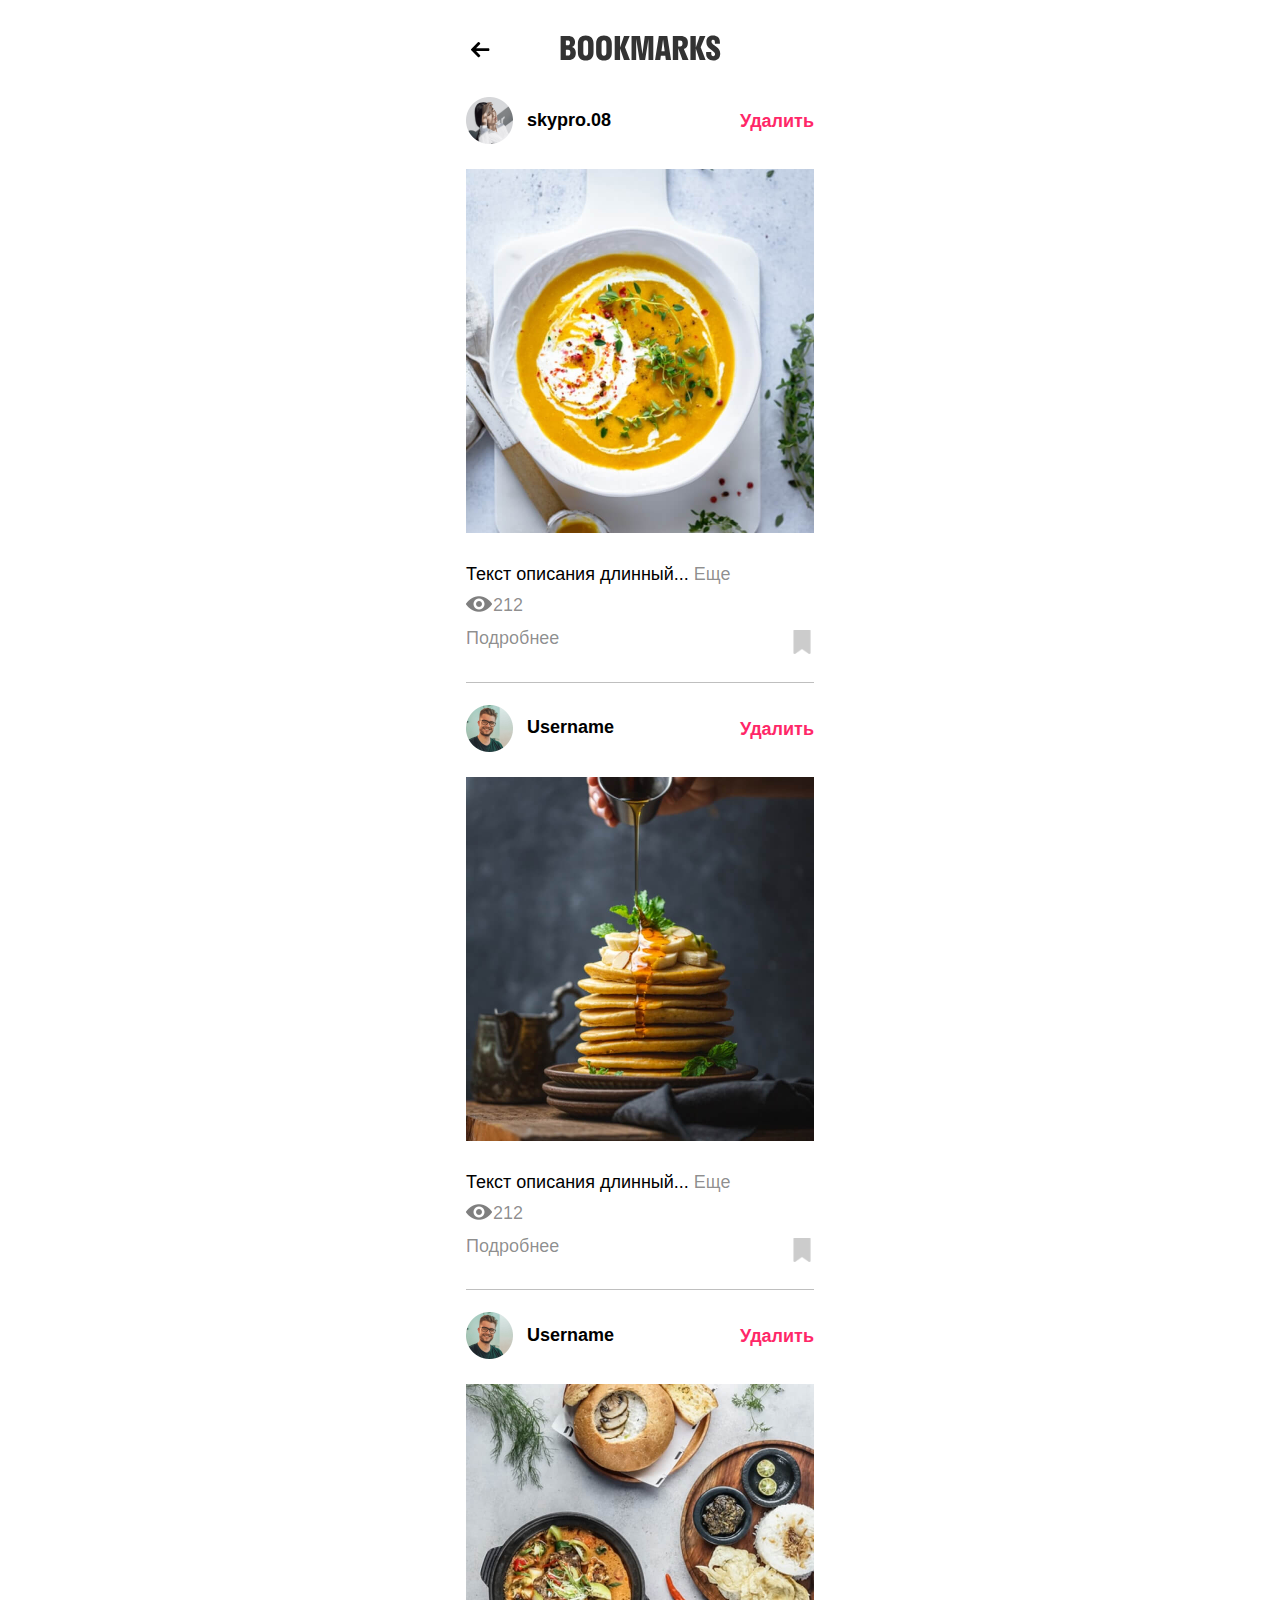
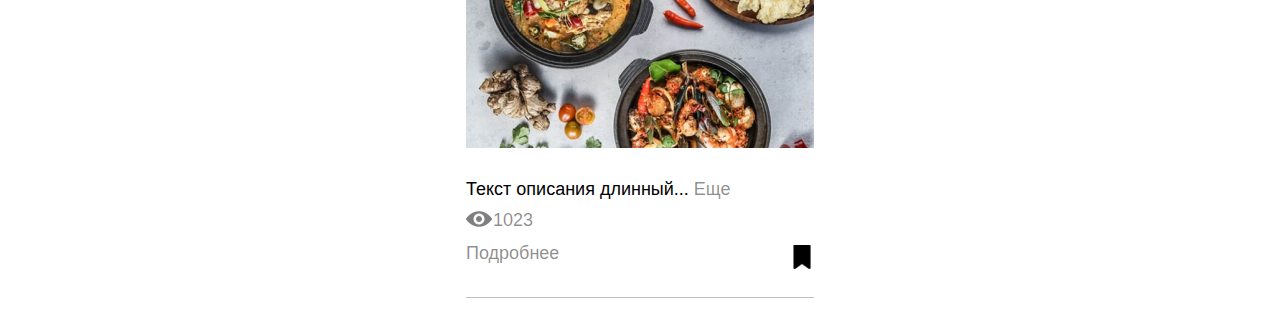
<file: templates/bookmarks.html>
<!DOCTYPE html>
<html lang="ru">

<head>
  <meta charset="UTF-8">
  <meta name="viewport" content="width=device-width, initial-scale=1.0">
  <title>SKYPROGRAM bookmarks</title>
  <link href="../static/styles.min.css" rel="stylesheet">
</head>

<body>
  <header class="container header">
    <div class="header__wrapper">
      <a href="/" class="header__btn-back">
        <svg class="header__btn-icon" width="19" height="16">
          <use xmlns:xlink="http://www.w3.org/1999/xlink" xlink:href="#back"></use>
        </svg>
      </a>
      <a href="/" class="header__logo-link">
        <svg class="header__logo" width="161" height="26">
          <use xmlns:xlink="http://www.w3.org/1999/xlink" xlink:href="#bookmarks"></use>
        </svg>
      </a>
    </div>
  </header>
  <main class="container">
    <section class="items">
      <div class="items__item item">
        <div class="item__top">
          <a href="/templates/user-feed.html-feed.html" class="item__head">
            <div class="item__ava-wrap">
              <img src="../static/img/ava1.png" alt="" class="item__ava" width="47">
            </div>
            <span class="item__username">skypro.08</span>
          </a>
          <a href="#" class="item__delete">Удалить</a>
        </div>
        <a href="/templates/post.html/post.html" class="item__post-link">
          <img src="../static/img/post5.jpg" alt="" width="348" class="item__post-img">
        </a>
        <p class="item__descr">Текст описания длинный... <a href="/templates/post.html/post.html" class="item__btn-more">Еще</a></p>
        <div class="item__post-info">
          <div class="item__counter">
            <img src="../static/img/eye.png" alt="" class="item__counter-icon" width="26">
            <span class="item__counter-text">212</span>
          </div>
        </div>
        <div class="item__post-bottom">
          <a href="/templates/post.html/post.html" class="item__btn-more">Подробнее</a>
          <button type="button" class="item__bookmark-btn">
            <img src="../static/img/bookmark.png" alt="" class="item__bookmark-icon" width="24">
          </button>
        </div>
      </div>
      <div class="items__item item">
        <div class="item__top">
          <a href="/templates/user-feed.html-feed.html" class="item__head">
            <div class="item__ava-wrap">
              <img src="../static/img/ava2.png" alt="" class="item__ava" width="47">
            </div>
            <span class="item__username">Username</span>
          </a>
          <a href="#" class="item__delete">Удалить</a>
        </div>
        <a href="/templates/post.html/post.html" class="item__post-link">
          <img src="../static/img/post6.jpg" alt="" width="348" class="item__post-img">
        </a>
        <p class="item__descr">Текст описания длинный... <a href="/templates/post.html/post.html" class="item__btn-more">Еще</a></p>
        <div class="item__post-info">
          <div class="item__counter">
            <img src="../static/img/eye.png" alt="" class="item__counter-icon" width="26">
            <span class="item__counter-text">212</span>
          </div>
        </div>
        <div class="item__post-bottom">
          <a href="/templates/post.html/post.html" class="item__btn-more">Подробнее</a>
          <button type="button" class="item__bookmark-btn">
            <img src="../static/img/bookmark.png" alt="" class="item__bookmark-icon" width="24">
          </button>
        </div>
      </div>
      <div class="items__item item">
        <div class="item__top">
          <a href="/templates/user-feed.html-feed.html" class="item__head">
            <div class="item__ava-wrap">
              <img src="../static/img/ava2.png" alt="" class="item__ava" width="47">
            </div>
            <span class="item__username">Username</span>
          </a>
          <a href="#" class="item__delete">Удалить</a>
        </div>
        <a href="/templates/post.html/post.html" class="item__post-link">
          <img src="../static/img/post7.jpg" alt="" width="348" class="item__post-img">
        </a>
        <p class="item__descr">Текст описания длинный... <a href="/templates/post.html/post.html" class="item__btn-more">Еще</a></p>
        <div class="item__post-info">
          <div class="item__counter">
            <img src="../static/img/eye.png" alt="" class="item__counter-icon" width="26">
            <span class="item__counter-text">1023</span>
          </div>
        </div>
        <div class="item__post-bottom">
          <a href="/templates/post.html/post.html" class="item__btn-more">Подробнее</a>
          <button type="button" class="item__bookmark-btn active">
            <img src="../static/img/bookmark.png" alt="" class="item__bookmark-icon" width="24">
          </button>
        </div>
      </div>
    </section>
  </main>
  <svg xmlns="http://www.w3.org/2000/svg" style="display:none">
    <symbol id="back" viewbox="0 0 19 16" fill="none" width="19" height="16">
      <path d="m17.34 6.19.028.006H5.074L8.94 2.322c.19-.189.293-.445.293-.714 0-.269-.104-.523-.293-.713L8.338.294A.997.997 0 0 0 7.628 0a.997.997 0 0 0-.71.293L.293 6.917A.995.995 0 0 0 0 7.63c0 .27.103.524.293.713l6.625 6.625c.189.189.441.293.71.293.269 0 .52-.104.71-.293l.601-.602a.995.995 0 0 0 .293-.71.965.965 0 0 0-.293-.696L5.031 9.064h12.322c.554 0 1.02-.477 1.02-1.03v-.851c0-.554-.48-.994-1.033-.994Z" fill="#000" />
    </symbol>
    <symbol id="bookmarks" viewbox="0 0 161 26" fill="none" width="161" height="26">
      <path d="M0.6 25H8.856C12.984 25 15.8 22.6 15.8 18.216V17.576C15.8 14.824 14.328 12.936 12.088 12.04C13.912 11.208 15.064 9.672 15.064 7.336V7.016C15.064 3.08 12.248 0.999998 8.152 0.999998H0.6V25ZM7.64 5.48C9.144 5.48 9.944 6.056 9.944 7.56V7.88C9.944 9.576 9.144 10.28 7.64 10.28H5.88V5.48H7.64ZM8.056 14.76C9.528 14.76 10.36 15.464 10.36 17.384V17.704C10.36 19.688 9.528 20.52 8.056 20.52H5.88V14.76H8.056ZM25.7138 25.48C30.5778 25.48 33.5538 22.728 33.5538 17.16V8.84C33.5538 3.272 30.5778 0.519999 25.7138 0.519999C20.8498 0.519999 17.8738 3.272 17.8738 8.84V17.16C17.8738 22.728 20.8498 25.48 25.7138 25.48ZM25.7138 20.84C24.2098 20.84 23.3138 19.976 23.3138 17.32V8.68C23.3138 6.024 24.2418 5.16 25.7138 5.16C27.2178 5.16 28.1138 6.024 28.1138 8.68V17.32C28.1138 19.976 27.2178 20.84 25.7138 20.84ZM43.9638 25.48C48.8278 25.48 51.8038 22.728 51.8038 17.16V8.84C51.8038 3.272 48.8278 0.519999 43.9638 0.519999C39.0998 0.519999 36.1238 3.272 36.1238 8.84V17.16C36.1238 22.728 39.0998 25.48 43.9638 25.48ZM43.9638 20.84C42.4598 20.84 41.5638 19.976 41.5638 17.32V8.68C41.5638 6.024 42.4918 5.16 43.9638 5.16C45.4678 5.16 46.3638 6.024 46.3638 8.68V17.32C46.3638 19.976 45.4678 20.84 43.9638 20.84ZM60.0698 0.999998H54.6938V25H60.0698V13.544L63.9738 25H69.9258L64.9658 12.264L69.7018 0.999998H64.0378L60.0698 12.424V0.999998ZM85.1055 25L88.4975 3.976V25H93.2975V0.999998H84.7855L82.4175 19.08L79.9855 0.999998H71.5375V25H76.1775V3.944L79.6015 25H85.1055ZM98.8423 0.999998L95.0663 25H100.282L100.858 20.68H105.274L105.85 25H111.066L107.29 0.999998H98.8423ZM101.466 16.2L103.066 4.52L104.666 16.2H101.466ZM118.195 25V13.192L122.515 25H128.499L123.859 13.896C126.291 13.064 127.891 11.144 127.891 8.168V7.24C127.891 3.176 124.915 0.999998 120.819 0.999998H112.819V25H118.195ZM120.083 5.48C121.587 5.48 122.515 6.184 122.515 8.168V8.616C122.515 10.76 121.587 11.624 120.083 11.624H118.195V5.48H120.083ZM135.789 0.999998H130.413V25H135.789V13.544L139.693 25H145.645L140.685 12.264L145.421 0.999998H139.757L135.789 12.424V0.999998ZM146.368 6.952C146.368 10.216 147.808 12.136 149.888 13.704L152.448 15.656C154.112 16.936 155.072 17.672 155.072 19.304C155.072 20.456 154.368 21.16 153.184 21.16C152.032 21.16 151.264 20.264 151.264 18.856V17H146.144V19.08C146.144 23.208 149.312 25.48 153.184 25.48C157.056 25.48 160.224 23.24 160.224 18.664C160.224 15.56 158.688 13.608 156.64 12.072L153.984 10.024C152.416 8.84 151.488 8.136 151.488 6.568C151.488 5.448 152.192 4.84 153.152 4.84C154.208 4.84 154.88 5.544 154.88 7.016V8.68H159.904V6.92C159.904 2.6 156.928 0.519999 153.152 0.519999C149.44 0.519999 146.368 2.344 146.368 6.952Z" fill="black" fill-opacity="0.8" />
    </symbol>
  </svg>
</body>

</html>
</file>
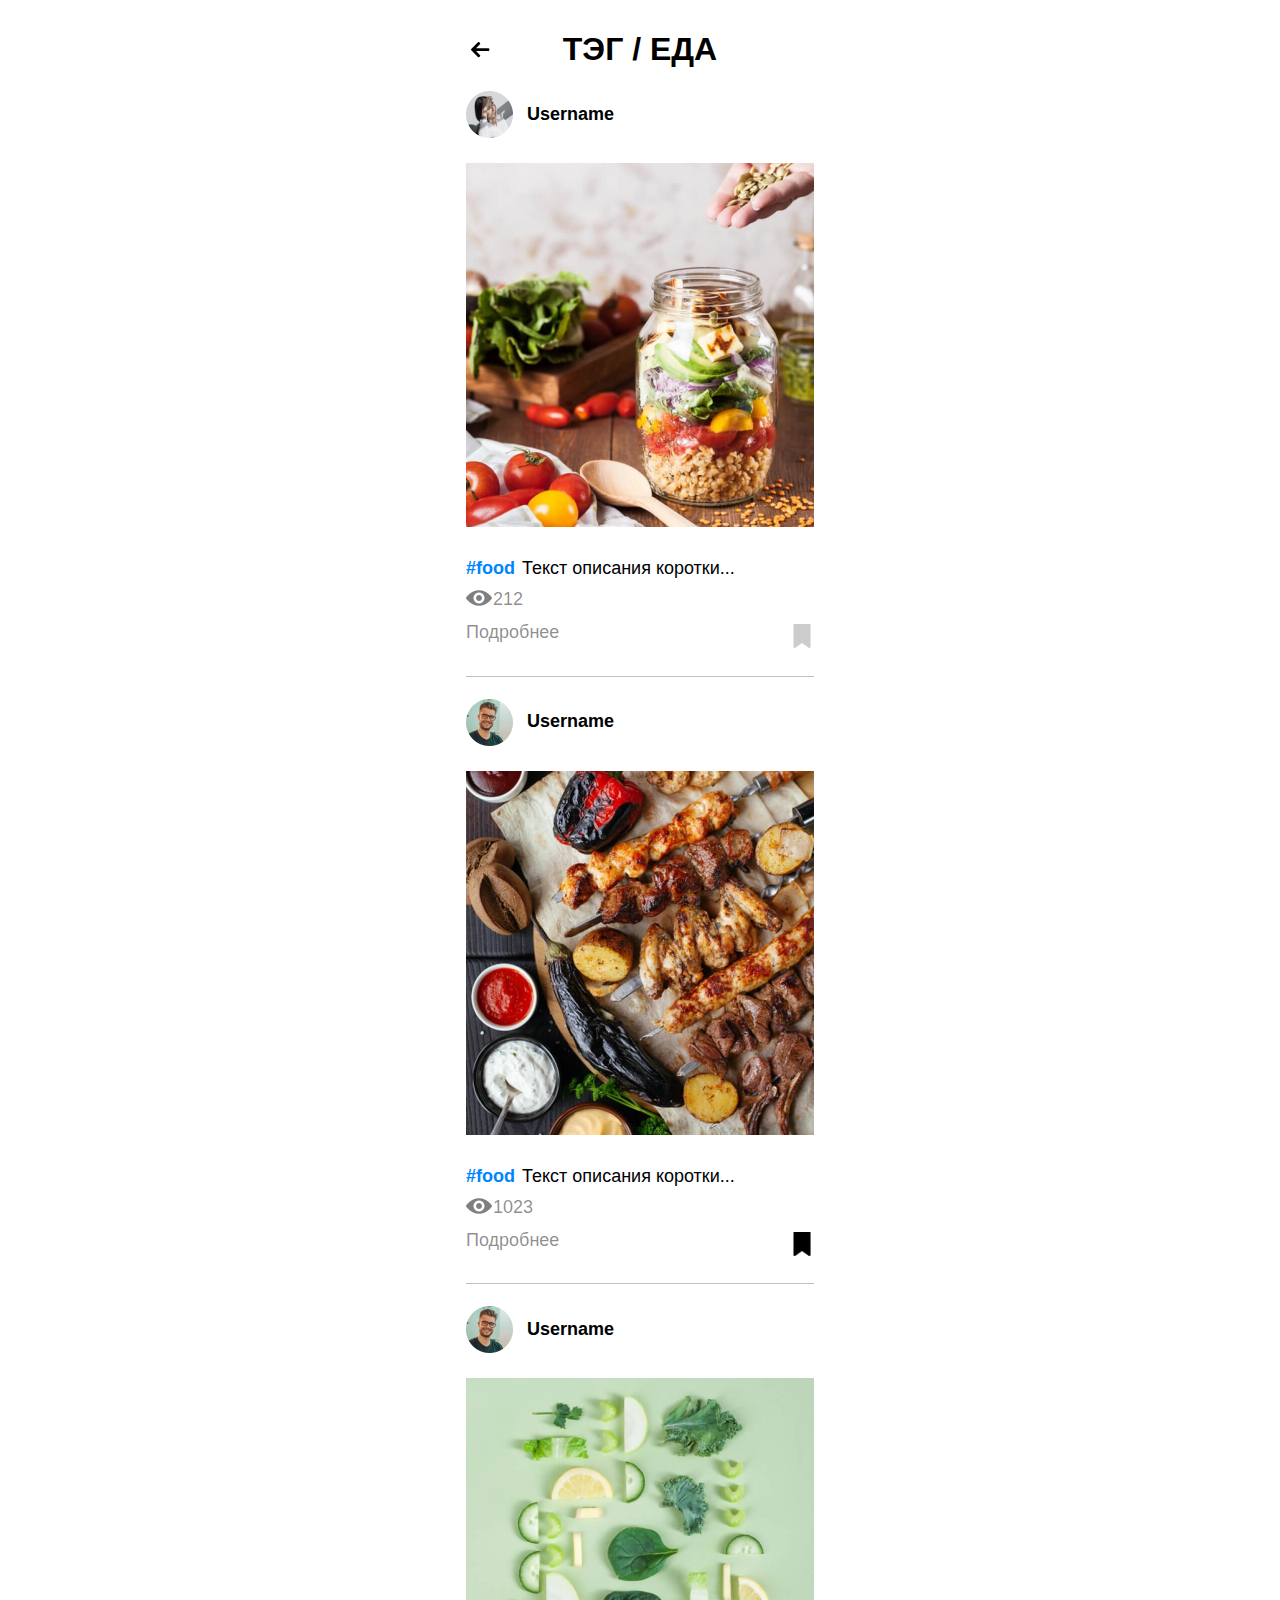
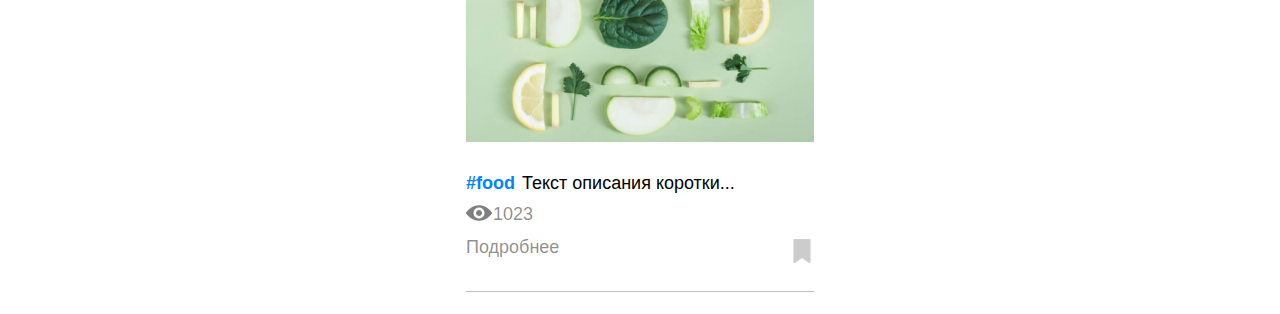
<file: templates/tag.html>
<!DOCTYPE html>
<html lang="ru">

<head>
  <meta charset="UTF-8">
  <meta name="viewport" content="width=device-width, initial-scale=1.0">
  <title>SKYPROGRAM tag</title>
  <link href="../static/styles.min.css" rel="stylesheet">
</head>

<body>
  <header class="container header">
    <div class="header__wrapper">
      <a href="/" class="header__btn-back">
        <svg class="header__btn-icon" width="19" height="16">
          <use xmlns:xlink="http://www.w3.org/1999/xlink" xlink:href="#back"></use>
        </svg>
      </a>
      <a href="#" class="header__nosvg">
        ТЭГ / ЕДА
      </a>
    </div>
  </header>
  <main class="container">
    <section class="items">
      <div class="items__item item">
        <div class="item__top">
          <a href="/templates/user-feed.html-feed.html" class="item__head">
            <div class="item__ava-wrap">
              <img src="../static/img/ava1.png" alt="" class="item__ava" width="47">
            </div>
            <span class="item__username">Username</span>
          </a>
        </div>
        <a href="/templates/post.html/post.html" class="item__post-link">
          <img src="../static/img/post4.jpg" alt="" width="348" class="item__post-img">
        </a>
        <p class="item__descr"><a href="/templates/tag.html" class="item__tag">#food</a> Текст описания коротки...</p>
        <div class="item__post-info">
          <div class="item__counter">
            <img src="../static/img/eye.png" alt="" class="item__counter-icon" width="26">
            <span class="item__counter-text">212</span>
          </div>
        </div>
        <div class="item__post-bottom">
          <a href="/templates/post.html/post.html" class="item__btn-more">Подробнее</a>
          <button type="button" class="item__bookmark-btn">
            <img src="../static/img/bookmark.png" alt="" class="item__bookmark-icon" width="24">
          </button>
        </div>
      </div>
      <div class="items__item item">
        <div class="item__top">
          <a href="/templates/user-feed.html-feed.html" class="item__head">
            <div class="item__ava-wrap">
              <img src="../static/img/ava2.png" alt="" class="item__ava" width="47">
            </div>
            <span class="item__username">Username</span>
          </a>
        </div>
        <a href="/templates/post.html/post.html" class="item__post-link">
          <img src="../static/img/post2.jpg" alt="" width="348" class="item__post-img">
        </a>
        <p class="item__descr"><a href="/templates/tag.html" class="item__tag">#food</a> Текст описания коротки...</p>
        <div class="item__post-info">
          <div class="item__counter">
            <img src="../static/img/eye.png" alt="" class="item__counter-icon" width="26">
            <span class="item__counter-text">1023</span>
          </div>
        </div>
        <div class="item__post-bottom">
          <a href="/templates/post.html/post.html" class="item__btn-more">Подробнее</a>
          <button type="button" class="item__bookmark-btn active">
            <img src="../static/img/bookmark.png" alt="" class="item__bookmark-icon" width="24">
          </button>
        </div>
      </div>
      <div class="items__item item">
        <div class="item__top">
          <a href="/templates/user-feed.html-feed.html" class="item__head">
            <div class="item__ava-wrap">
              <img src="../static/img/ava2.png" alt="" class="item__ava" width="47">
            </div>
            <span class="item__username">Username</span>
          </a>
        </div>
        <a href="/templates/post.html/post.html" class="item__post-link">
          <img src="../static/img/post3.jpg" alt="" width="348" class="item__post-img">
        </a>
        <p class="item__descr"><a href="/templates/tag.html" class="item__tag">#food</a> Текст описания коротки...</p>
        <div class="item__post-info">
          <div class="item__counter">
            <img src="../static/img/eye.png" alt="" class="item__counter-icon" width="26">
            <span class="item__counter-text">1023</span>
          </div>
        </div>
        <div class="item__post-bottom">
          <a href="/templates/post.html/post.html" class="item__btn-more">Подробнее</a>
          <button type="button" class="item__bookmark-btn">
            <img src="../static/img/bookmark.png" alt="" class="item__bookmark-icon" width="24">
          </button>
        </div>
      </div>
    </section>
  </main>
  <svg xmlns="http://www.w3.org/2000/svg" style="display:none">
    <symbol id="back" viewbox="0 0 19 16" fill="none" width="19" height="16">
      <path d="m17.34 6.19.028.006H5.074L8.94 2.322c.19-.189.293-.445.293-.714 0-.269-.104-.523-.293-.713L8.338.294A.997.997 0 0 0 7.628 0a.997.997 0 0 0-.71.293L.293 6.917A.995.995 0 0 0 0 7.63c0 .27.103.524.293.713l6.625 6.625c.189.189.441.293.71.293.269 0 .52-.104.71-.293l.601-.602a.995.995 0 0 0 .293-.71.965.965 0 0 0-.293-.696L5.031 9.064h12.322c.554 0 1.02-.477 1.02-1.03v-.851c0-.554-.48-.994-1.033-.994Z" fill="#000" />
    </symbol>
    <symbol id="tag" viewbox="0 0 144 26" fill="none" width="144" height="26">
      <path d="M9.664 25V5.64h3.904V1H.32v4.64h3.904V25h5.44Zm7.178-24-3.776 24h5.216l.576-4.32h4.416L23.85 25h5.216L25.29 1h-8.448Zm2.624 15.2 1.6-11.68 1.6 11.68h-3.2Zm17.532 9.28c2.273 0 4.033-.928 5.056-2.848V25h3.968V12.04h-8.16v4.32h2.72v1.12c0 2.464-.928 3.36-2.4 3.36-1.504 0-2.4-.896-2.4-3.52V8.68c0-2.656.929-3.52 2.4-3.52 1.505 0 2.4.864 2.4 3.52v1.344h5.44V8.84c0-5.568-2.975-8.32-7.84-8.32-4.864 0-7.84 2.752-7.84 8.32v8.32c0 5.568 2.56 8.32 6.657 8.32ZM59.58 25l8-24h-3.84l-8 24h3.84Zm23.24 0v-9.28h5.472v-4.64H82.82V5.64h6.272V1H77.444v24h5.376Zm16.019.48c4.864 0 7.84-2.752 7.84-8.32V8.84c0-5.568-2.976-8.32-7.84-8.32s-7.84 2.752-7.84 8.32v8.32c0 5.568 2.976 8.32 7.84 8.32Zm0-4.64c-1.504 0-2.4-.864-2.4-3.52V8.68c0-2.656.928-3.52 2.4-3.52 1.504 0 2.4.864 2.4 3.52v8.64c0 2.656-.896 3.52-2.4 3.52Zm18.25 4.64c4.864 0 7.84-2.752 7.84-8.32V8.84c0-5.568-2.976-8.32-7.84-8.32s-7.84 2.752-7.84 8.32v8.32c0 5.568 2.976 8.32 7.84 8.32Zm0-4.64c-1.504 0-2.4-.864-2.4-3.52V8.68c0-2.656.928-3.52 2.4-3.52 1.504 0 2.4.864 2.4 3.52v8.64c0 2.656-.896 3.52-2.4 3.52ZM135.339 1h-7.52v24h7.52c4.864 0 7.84-2.688 7.84-8.16V9.16c0-5.472-2.976-8.16-7.84-8.16Zm0 19.36h-2.08V5.64h2.08c1.504 0 2.4.832 2.4 3.36v8c0 2.528-.896 3.36-2.4 3.36Z" fill="#000" fill-opacity=".8" />
    </symbol>
  </svg>
</body>

</html>
</file>
<file: static/styles.min.css>
/*! normalize.static v8.0.1 | MIT License | github.com/necolas/normalize.static */

@import url("https://fonts.googleapis.com/css2?family=Roboto:wght@300;400;500;700;900&display=swap");

html {
	line-height: 1.15;
	-webkit-text-size-adjust: 100%
}

body {
	margin: 0
}

main {
	display: block
}

h1 {
	font-size: 2em;
	margin: 0.67em 0
}

hr {
	box-sizing: content-box;
	height: 0;
	overflow: visible
}

pre {
	font-family: monospace, monospace;
	font-size: 1em
}

a {
	background-color: transparent
}

abbr[title] {
	border-bottom: none;
	text-decoration: underline;
	text-decoration: underline dotted
}

b,
strong {
	font-weight: bolder
}

code,
kbd,
samp {
	font-family: monospace, monospace;
	font-size: 1em
}

small {
	font-size: 80%
}

sub,
sup {
	font-size: 75%;
	line-height: 0;
	position: relative;
	vertical-align: baseline
}

sub {
	bottom: -0.25em
}

sup {
	top: -0.5em
}

img {
	border-style: none
}

button,
input,
optgroup,
select,
textarea {
	font-family: inherit;
	font-size: 100%;
	line-height: 1.15;
	margin: 0
}

button,
input {
	overflow: visible
}

button,
select {
	text-transform: none
}

button,
[type="button"],
[type="reset"],
[type="submit"] {
	-webkit-appearance: button
}

button::-moz-focus-inner,
[type="button"]::-moz-focus-inner,
[type="reset"]::-moz-focus-inner,
[type="submit"]::-moz-focus-inner {
	border-style: none;
	padding: 0
}

button:-moz-focusring,
[type="button"]:-moz-focusring,
[type="reset"]:-moz-focusring,
[type="submit"]:-moz-focusring {
	outline: 1px dotted ButtonText
}

fieldset {
	padding: 0.35em 0.75em 0.625em
}

legend {
	box-sizing: border-box;
	color: inherit;
	display: table;
	max-width: 100%;
	padding: 0;
	white-space: normal
}

progress {
	vertical-align: baseline
}

textarea {
	overflow: auto
}

[type="checkbox"],
[type="radio"] {
	box-sizing: border-box;
	padding: 0
}

[type="number"]::-webkit-inner-spin-button,
[type="number"]::-webkit-outer-spin-button {
	height: auto
}

[type="search"] {
	-webkit-appearance: textfield;
	outline-offset: -2px
}

[type="search"]::-webkit-search-decoration {
	-webkit-appearance: none
}

::-webkit-file-upload-button {
	-webkit-appearance: button;
	font: inherit
}

details {
	display: block
}

summary {
	display: list-item
}

template {
	display: none
}

[hidden] {
	display: none
}

body {
	font-family: 'Arial', sans-sefir;
	font-size: 18px;
	font-weight: 400;
	line-height: 29px;
	color: #000;
	background: #fff
}

a {
	cursor: pointer
}

p {
	margin: 0;
	padding: 0
}

img {
	height: auto
}

input,
button,
textarea {
	box-sizing: border-box;
	font-family: 'Arial', serif
}

.container {
	padding-left: 30px;
	padding-right: 30px;
	width: 100%;
	max-width: 348px;
	margin: 0 auto
}

.header__wrapper {
	position: relative;
	display: -webkit-box;
	display: -webkit-flex;
	display: -ms-flexbox;
	display: flex;
	-webkit-box-pack: center;
	-webkit-justify-content: center;
	-ms-flex-pack: center;
	justify-content: center;
	width: 100%;
	padding: 35px 0 27px
}

.header__btn-back {
	position: absolute;
	left: 5px;
	top: 38px
}

.header__nosvg {

    color: #000;
    font-size: 32px;
    text-decoration: none;
    font-weight: bold;

}

.header__logo-link {
	text-decoration: none
}

.header__logo {
	max-width: 100%
}

.header__bookmark-btn {
	position: absolute;
	right: 0;
	top: 34px;
	text-decoration: none;
	display: block
}

.header__bookmark-icon {
	display: inline-block;
	vertical-align: middle
}

.header__bookmark-counter {
	font-size: 18px;
	font-weight: bold;
	color: #000;
	vertical-align: middle
}

.item {
	margin-bottom: 22px;
	padding-bottom: 23px;
	border-bottom: 1px solid rgba(0, 0, 0, 0.25)
}

.item--post {
	border-bottom: none
}

.item__top {
	display: -webkit-box;
	display: -webkit-flex;
	display: -ms-flexbox;
	display: flex;
	-webkit-box-pack: justify;
	-webkit-justify-content: space-between;
	-ms-flex-pack: justify;
	justify-content: space-between;
	-webkit-box-align: start;
	-webkit-align-items: start;
	-ms-flex-align: start;
	align-items: start
}

.item__delete {
	display: inline-block;
	padding-top: 10px;
	font-weight: bold;
	text-decoration: none;
	color: #FF2768
}

.item__head {
	display: -webkit-box;
	display: -webkit-flex;
	display: -ms-flexbox;
	display: flex;
	-webkit-box-align: center;
	-webkit-align-items: center;
	-ms-flex-align: center;
	align-items: center;
	text-decoration: none;
	margin-bottom: 16px
}

.item__ava-wrap {
	padding-right: 14px
}

.item__username {
	font-weight: bold;
	color: #000;
	padding-bottom: 10px
}

.item__post-link {
	display: block;
	line-height: 0;
	margin-bottom: 27px
}

.item__descr {
	margin-bottom: 2px
}

.item__text {
	margin-top: 23px;
	margin-bottom: 29px
}

.item__tag {
	display: inline-block;
	padding-right: 2px;
	font-weight: bold;
	color: #0085FF;
	text-decoration: none
}

.item__post-info {
	display: -webkit-box;
	display: -webkit-flex;
	display: -ms-flexbox;
	display: flex;
	-webkit-box-pack: justify;
	-webkit-justify-content: space-between;
	-ms-flex-pack: justify;
	justify-content: space-between;
	-webkit-box-align: center;
	-webkit-align-items: center;
	-ms-flex-align: center;
	align-items: center
}

.item__counter {
	display: -webkit-box;
	display: -webkit-flex;
	display: -ms-flexbox;
	display: flex;
	-webkit-box-align: center;
	-webkit-align-items: center;
	-ms-flex-align: center;
	align-items: center
}

.item__counter-icon {
	width: 26px;
	padding-bottom: 3px
}

.item__counter-text {
	padding-left: 1px;
	color: rgba(0, 0, 0, 0.45)
}

.item__comments-counter {

	color: rgba(0, 0, 0, 0.45)
}

.item__btn-more {
	display: inline-block;
	color: rgba(0, 0, 0, 0.45);
	text-decoration: none
}

.item__post-bottom {
	padding-top: 4px;
	display: -webkit-box;
	display: -webkit-flex;
	display: -ms-flexbox;
	display: flex;
	-webkit-box-pack: justify;
	-webkit-justify-content: space-between;
	-ms-flex-pack: justify;
	justify-content: space-between
}

.item__bookmark-btn {
	padding: 0;
	padding-top: 6px;
	border: none;
	outline: none;
	background: none;
	box-shadow: none;
	opacity: 0.2;
	-webkit-transition: all 0.5s linear;
	transition: all 0.5s linear
}


.item__view-btn {
	padding: 0;
	padding-top: 0px;
	border: none;
	outline: none;
	background: none;
	box-shadow: none;
	opacity: 1;
	-webkit-transition: all 0.5s linear;
	transition: all 0.5s linear
}

.item__bookmark-btn.active,
.item__bookmark-btn:hover {
	opacity: 1
}

.item__top .item__bookmark-btn {
	margin-top: 5px
}

.item__bottom {
	padding-top: 24px;
	padding-bottom: 30px;
	border-top: 1px solid #000;
	line-height: 20px
}

.item__comments {
	padding-top: 20px;
	margin-bottom: 32px;
	border-bottom: 1px solid rgba(0, 0, 0, 0.25)
}

.item__comment {
	margin-bottom: 23px
}

.search {
	padding-bottom: 28px;
	margin-bottom: 28px;
	border-bottom: 1px solid rgba(0, 0, 0, 0.25)
}

.search__input {
	display: block;
	width: 100%;
	padding: 18px 18px 16px;
	background: rgba(196, 196, 196, 0.25);
	border-radius: 6px;
	border: none;
	box-shadow: none;
	outline: none
}

.search__results {
	padding-top: 20px;
	text-align: center;
	font-size: 18px;
	color: rgba(0, 0, 0, 0.45)
}

.comment-form__input-wrap {
	margin-bottom: 20px
}

.comment-form__input,
.comment-form__textarea {
	display: block;
	width: 100%;
	padding: 12px 10px;
	border-radius: 6px;
	border: 1px solid rgba(0, 0, 0, 0.45);
	outline: none
}

.comment-form__btn {
	color: #fff;
	padding: 16px 24px;
	border-radius: 6px;
	background: #000;
	border: none;
	outline: none;
	-webkit-transition: all 0.5s linear;
	transition: all 0.5s linear
}

.comment-form__btn:hover {
	opacity: 0.75
}


/*# sourceMappingURL=styles.min.static.map */
</file>
